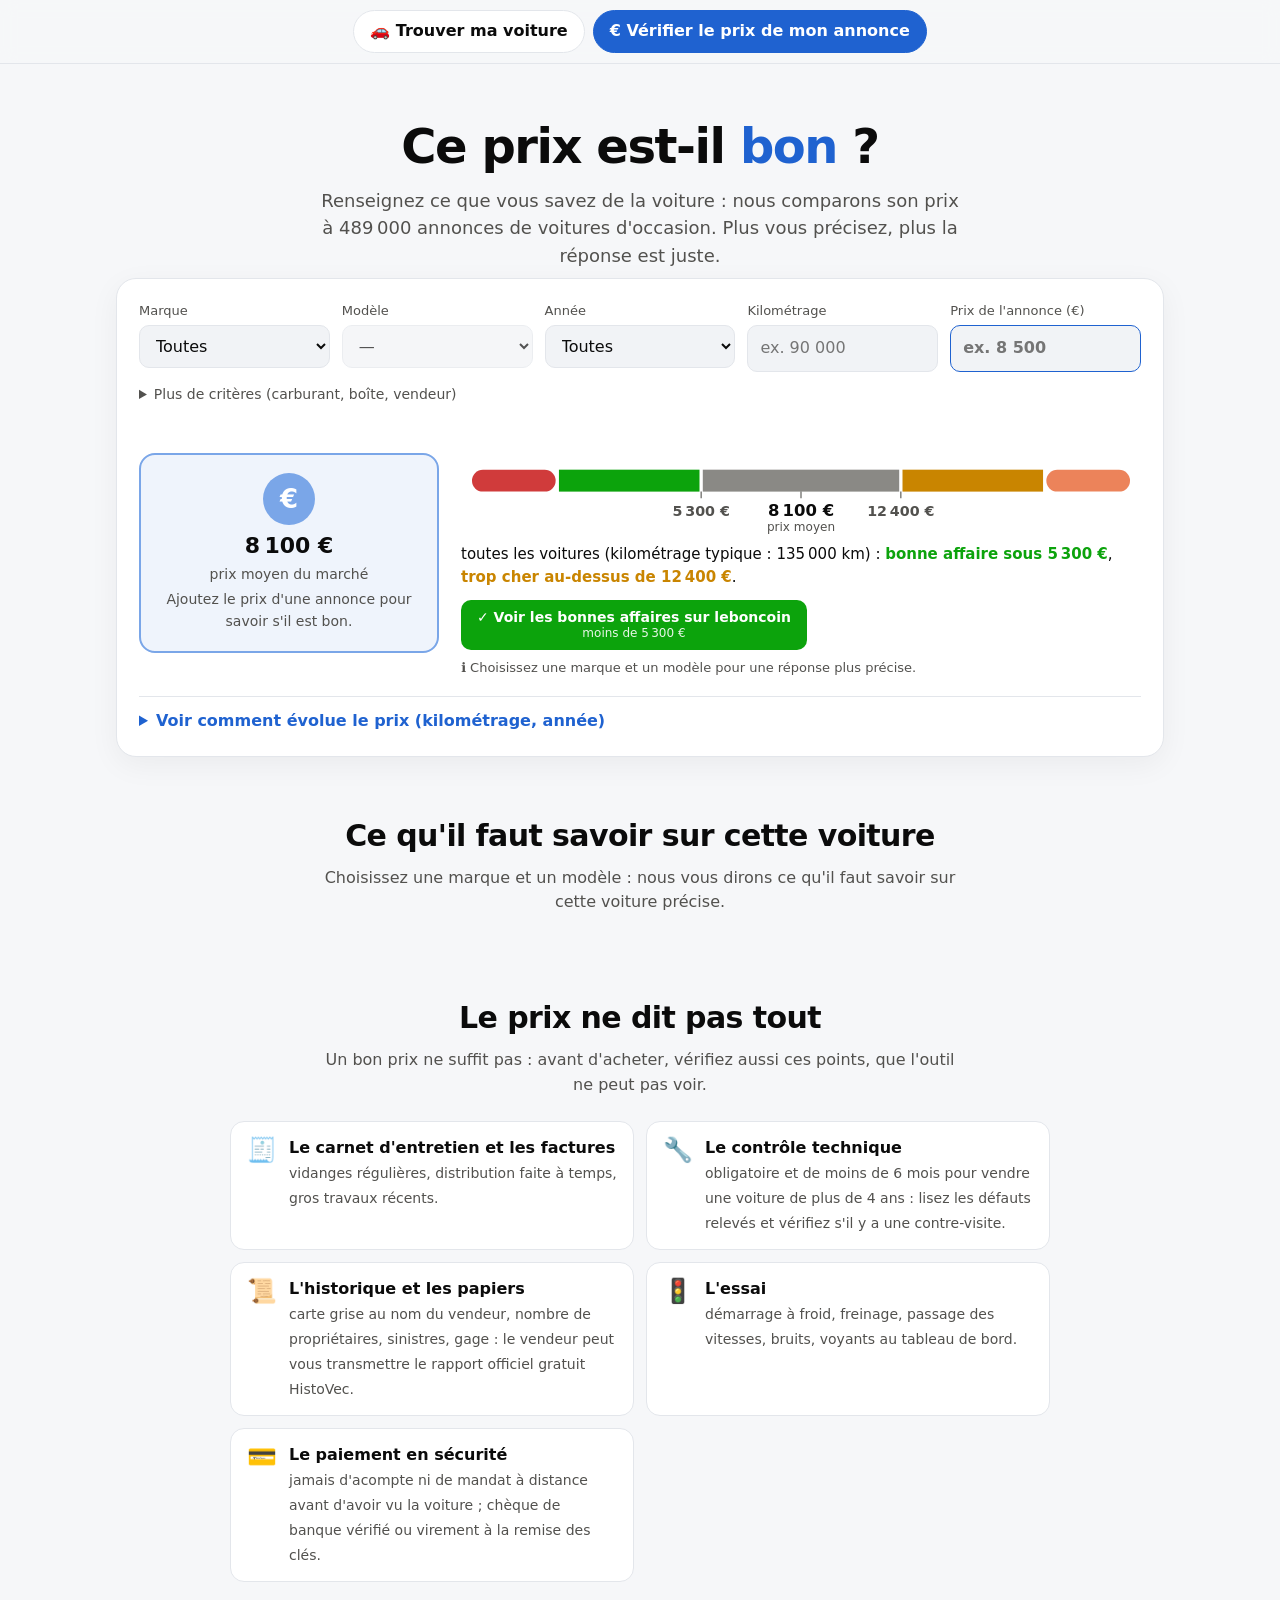
<file: docs/verifier.html>
<!doctype html>
<html lang="fr">
<head>
<meta charset="utf-8">
<meta name="viewport" content="width=device-width, initial-scale=1">
<title>Vérifier le prix d'une annonce</title>
<meta name="description" content="Le prix de cette voiture d'occasion est-il bon ? Comparez-le en quelques secondes à des centaines de milliers d'annonces leboncoin : prix moyen, bonne affaire, trop cher.">
<link rel="stylesheet" href="style.css?v=202611060838">
</head>
<body>
<nav class="onglets" aria-label="Pages du site"><div>
  <a href="index.html">🚗 Trouver ma voiture</a>
  <a href="verifier.html" aria-current="page">€ Vérifier le prix<span class="long"> de mon annonce</span></a>
</div></nav>
<div class="wrap">

  <header class="hero">
    <h1>Ce prix est-il <span>bon</span> ?</h1>
    <p id="chapo"></p>
  </header>

  <section class="outil" aria-label="Vérifier un prix">
    <div class="champs">
      <label>Marque<select id="marque"></select></label>
      <label>Modèle<select id="modele"></select></label>
      <label>Année<select id="annee"></select></label>
      <label>Kilométrage<input id="km" type="number" min="0" step="5000" placeholder="ex. 90 000"></label>
      <label class="prix-champ">Prix de l'annonce (€)<input id="prix" class="prix" type="number" min="0" step="100" placeholder="ex. 8 500"></label>
    </div>
    <details class="plus"><summary>Plus de critères (carburant, boîte, vendeur)</summary>
      <div class="champs">
        <label>Carburant<select id="carburant"></select></label>
        <label>Boîte<select id="boite"><option value="">Toutes</option><option>Manuelle</option><option>Automatique</option></select></label>
        <label>Vendeur<select id="vendeur"><option value="">Tous</option><option>Particulier</option><option>Pro</option></select></label>
      </div>
    </details>
    <div class="reponse">
      <div id="verdict"></div>
      <div><div class="jauge" id="jauge"></div><p class="resume" id="resume"></p><p class="liens-outil" id="liens-outil"></p><div id="avert"></div></div>
    </div>
    <details class="detail" id="detail"><summary>Voir comment évolue le prix (kilométrage, année)</summary>
      <div class="graphes"><div><h3 id="t-km"></h3><div id="g-km"></div></div><div><h3 id="t-an"></h3><div id="g-an"></div></div></div>
    </details>
  </section>

  <h2 id="savoir">Ce qu'il faut savoir sur <span id="savoir-nom">cette voiture</span></h2>
  <p class="sous-h2" id="savoir-sous"></p>
  <div class="cartes" id="cartes"></div>

  <h2 id="rappel">Le prix ne dit pas tout</h2>
  <p class="sous-h2">Un bon prix ne suffit pas : avant d'acheter, vérifiez aussi ces points, que l'outil ne peut pas voir.</p>
  <ul class="rappel" id="rappel-liste"></ul>

</div>
<div id="bulle"></div>

<script src="modele-prix.js?v=202611060838"></script>
<script src="lbc-modeles.js?v=202611060838"></script>
<script src="commun.js?v=202611060838"></script>
<script>
$('#chapo').textContent = `Renseignez ce que vous savez de la voiture : nous comparons son prix à ${NF.format(arrondi(M.n, 1000))} annonces de voitures d'occasion. Plus vous précisez, plus la réponse est juste.`;

// ============ Estimation du prix (même méthode que l'outil de construction) ============
const marques = [...new Set(Object.keys(G).filter(k => k !== '*').map(k => k.split('|')[0]))].sort((a, b) => a.localeCompare(b, 'fr'));
const modelesDe = m => Object.keys(G).filter(k => k.startsWith(m + '|') && !k.endsWith('|*')).map(k => k.split('|')[1]).sort((a, b) => a.localeCompare(b, 'fr'));
function groupe() {
  const m = $('#marque').value, mo = $('#modele').value;
  if (m && mo && G[m + '|' + mo]) return {g: G[m + '|' + mo], niveau: 'modele', nom: m + ' ' + mo};
  if (m && G[m + '|*']) return {g: G[m + '|*'], niveau: 'marque', nom: m};
  return {g: G['*'], niveau: 'global', nom: 'toutes les voitures'};
}
const kmSaisi = () => $('#km').value === '' ? null : Math.max(0, +$('#km').value);
const kmTypique = (g, an) => Math.round((g.annees?.[an]?.[20] || g.kmMed || 100000) / 5000) * 5000;
const precise = () => !!($('#carburant').value || $('#boite').value || $('#vendeur').value);
function vecteur(g, annee, km, moy) {
  const x = Array(12).fill(0), boite = $('#boite').value, vend = $('#vendeur').value, carb = $('#carburant').value;
  const parts = Object.values(g.carbus).reduce((a, b) => a + b, 0);
  x[0] = 1; x[1] = Math.max(0, AREF - annee); x[2] = km / 10000;
  x[3] = moy ? moy[0] : Math.log(g.pMed);
  x[4] = boite ? (boite === 'Automatique' ? 1 : 0) : moy ? moy[1] : g.auto;
  x[5] = vend ? (vend === 'Pro' ? 1 : 0) : moy ? moy[2] : 0.5;
  for (let k = 1; k < CARBUS.length; k++) x[5 + k] = carb ? (carb === CARBUS[k] ? 1 : 0) : moy ? moy[2 + k] : (g.carbus[CARBUS[k]] || 0) / parts;
  return x;
}
function estime(g, km, annee = +$('#annee').value) {
  if (annee >= 1950) {
    const c = g.forme ? g.annees?.[annee] : null, x = vecteur(g, annee, km, c && c.length >= 20 ? c.slice(11, 20) : null);
    if (g.forme) {
      const k = km / 10000, z = [k, ...NOEUDS.map(n => Math.max(0, k - n)), ...x.slice(3)];
      const niv = c ? c[1] : g.tendance[0] + g.tendance[1] * Math.max(0, AREF - annee);
      const f = c && c.length >= 11 ? [...c.slice(5, 11), ...g.forme.slice(6)] : g.forme;
      const u = $('#carburant').value ? g.carbuAnnee?.[annee]?.[$('#carburant').value] : null;
      return {lp: niv + z.reduce((s, v, i) => s + v * f[i], 0) + (u ? u[1] : 0), s: c ? c[2] : g.sigmaCote, n: c ? c[0] : 0};
    }
    return {lp: x.reduce((s, v, i) => s + v * g.b[i], 0), s: g.sigma, n: 0};
  }
  if (precise()) { const x = vecteur(g, AREF - Math.round(g.ageMed), km, null); return {lp: x.reduce((s, v, i) => s + v * g.b[i], 0), s: g.sigma, n: 0}; }
  const k = km / 10000;
  return {lp: g.bk[0] + g.bk[1] * k + g.bk[2] * k * k / 10, s: g.sigmaK, n: 0, sansAnnee: true};
}
const seuils = e => ({moyen: Math.exp(e.lp), s5: Math.exp(e.lp - Z5 * e.s), s25: Math.exp(e.lp - Z25 * e.s), s75: Math.exp(e.lp + Z25 * e.s), s95: Math.exp(e.lp + Z5 * e.s)});

// ============ Outil : vérifier un prix ============
const NIV = [
  {cl: 'v-tbas', ic: '⚠', t: 'Prix anormalement bas', d: 'Méfiance : défaut caché ou arnaque possibles. Voyez la voiture et ses papiers avant de payer.'},
  {cl: 'v-bas', ic: '✓', t: 'Bonne affaire', d: 'Moins cher que la plupart des voitures comparables.'},
  {cl: 'v-ok', ic: '=', t: 'Prix normal', d: 'Dans la moyenne du marché pour cette voiture.'},
  {cl: 'v-haut', ic: '!', t: 'Un peu cher', d: 'Négociez vers le prix moyen.'},
  {cl: 'v-thaut', ic: '✕', t: 'Trop cher', d: 'Plus cher que presque toutes les voitures comparables.'},
];
function remplirMarques() { $('#marque').innerHTML = '<option value="">Toutes</option>' + marques.map(m => `<option>${esc(m)}</option>`).join(''); remplirModeles(); }
function remplirModeles() {
  const m = $('#marque').value, mods = m ? modelesDe(m) : [];
  $('#modele').innerHTML = `<option value="">${m ? 'Tous' : '—'}</option>` + mods.map(x => `<option>${esc(x)}</option>`).join('');
  $('#modele').disabled = !m; defauts();
}
function defauts() {
  const {g} = groupe(), carbs = Object.keys(g.carbus), avantC = $('#carburant').value, avantA = $('#annee').value;
  $('#carburant').innerHTML = '<option value="">Tous</option>' + CARBUS.filter(c => carbs.includes(c)).map(c => `<option>${esc(c)}</option>`).join('');
  $('#carburant').value = carbs.includes(avantC) ? avantC : '';
  const ans = []; for (let y = AREF - g.age[0]; y >= AREF - g.age[1]; y--) ans.push(y);
  $('#annee').innerHTML = '<option value="">Toutes</option>' + ans.map(y => `<option>${y}</option>`).join('');
  $('#annee').value = ans.includes(+avantA) ? avantA : '';
  calcul();
}

function jauge(S, prix) {
  const W = 620, H = 96, x0 = 10, x1 = W - 10, lmin = Math.log(S.s5) - 0.35 * (Math.log(S.s95) - Math.log(S.s5)) / 2, lmax = Math.log(S.s95) + 0.35 * (Math.log(S.s95) - Math.log(S.s5)) / 2;
  const X = v => x0 + (Math.min(lmax, Math.max(lmin, Math.log(v))) - lmin) / (lmax - lmin) * (x1 - x0);
  const zones = [[Math.exp(lmin), S.s5, 'var(--tbas)'], [S.s5, S.s25, 'var(--bas)'], [S.s25, S.s75, 'var(--ok)'], [S.s75, S.s95, 'var(--haut)'], [S.s95, Math.exp(lmax), 'var(--thaut)']];
  let s = `<svg viewBox="0 0 ${W} ${H}" role="img" aria-label="Position du prix sur le marché">`;
  zones.forEach(([a, b, c], i) => s += `<rect x="${X(a) + (i ? 1.5 : 0)}" y="38" width="${Math.max(0, X(b) - X(a) - (i ? 1.5 : 0) - (i < 4 ? 1.5 : 0))}" height="20" rx="${i === 0 || i === 4 ? 10 : 0}" fill="${c}"/>`);
  for (const [v, l] of [[S.s25, eur(S.s25)], [S.moyen, eur(S.moyen)], [S.s75, eur(S.s75)]]) s += `<line x1="${X(v)}" x2="${X(v)}" y1="58" y2="64" stroke="var(--muted)"/><text x="${X(v)}" y="80" text-anchor="middle" font-size="${v === S.moyen ? 15 : 13}" font-weight="${v === S.moyen ? 800 : 600}" fill="var(--${v === S.moyen ? 'text' : 'muted'})">${l}</text>`;
  s += `<text x="${X(S.moyen)}" y="94" text-anchor="middle" font-size="11" fill="var(--muted)">prix moyen</text>`;
  if (prix > 0) { const x = X(prix); s += `<path d="M${x - 9} 14 L${x + 9} 14 L${x} 30 Z" fill="var(--text)"/><text x="${Math.max(40, Math.min(W - 40, x))}" y="10" text-anchor="middle" font-size="14" font-weight="800" fill="var(--text)">${eur(prix)}</text>`; }
  return s + '</svg>';
}

function calcul() {
  const {g, niveau, nom} = groupe(), kmS = kmSaisi(), annee = +$('#annee').value, km = kmS ?? kmTypique(g, annee), e = estime(g, km), S = seuils(e), prix = +$('#prix').value;
  const qui = `${nom}${annee ? ' de ' + annee : ''}${kmS == null ? ' (kilométrage typique : ' + NF.format(km) + ' km)' : ' à ' + NF.format(km) + ' km'}`;
  if (prix > 0) {
    const i = prix < S.s5 ? 0 : prix < S.s25 ? 1 : prix <= S.s75 ? 2 : prix <= S.s95 ? 3 : 4, n = NIV[i], ecart = prix / S.moyen - 1;
    $('#verdict').innerHTML = `<div class="verdict ${n.cl}"><span class="ic" aria-hidden="true">${n.ic}</span><div class="t">${n.t}</div><div class="d">${ecart >= 0 ? '+' : '−'}${eur(Math.abs(prix - S.moyen))} par rapport au prix moyen</div><div class="d">${n.d}</div></div>`;
  } else {
    $('#verdict').innerHTML = `<div class="verdict v-info"><span class="ic" aria-hidden="true">€</span><div class="t">${eur(S.moyen)}</div><div class="d">prix moyen du marché</div><div class="d">Ajoutez le prix d'une annonce pour savoir s'il est bon.</div></div>`;
  }
  $('#jauge').innerHTML = jauge(S, prix);
  $('#resume').innerHTML = `${esc(qui)} : <b style="color:var(--bas)">bonne affaire sous ${eur(S.s25)}</b>, <b style="color:var(--haut)">trop cher au-dessus de ${eur(S.s75)}</b>.`;
  $('#liens-outil').innerHTML = `<a class="lbc" target="_blank" rel="noopener" href="${esc(lienLeboncoin({marque: $('#marque').value, modele: $('#modele').value, annee, carb: $('#carburant').value, prixMax: S.s25}))}">✓ Voir les bonnes affaires sur leboncoin <small>moins de ${eur(S.s25)}${annee ? ', ' + annee : ''}</small></a>`;
  const av = [];
  if (niveau !== 'modele') av.push(`Choisissez une marque et un modèle pour une réponse plus précise.`);
  else if (!annee) av.push(`Ajoutez l'année : selon la génération, le même modèle ne vaut pas le même prix.`);
  if (M.plafondCollecte && S.s75 > 0.85 * M.plafondCollecte) av.push(`Au-delà de ${NF.format(M.plafondCollecte)} €, nos données sont encore incomplètes : ces montants sont probablement un peu sous-estimés.`);
  $('#avert').innerHTML = av.map(a => `<p class="avert">ℹ ${a}</p>`).join('');
  savoir(g, niveau, nom, kmS);
  if ($('#detail').open) graphes(g, nom, km, annee);
}

// ============ Graphiques détaillés (repliés) ============
const bulle = $('#bulle');
function graphes(g, nom, km, annee) {
  // 1. Prix selon le kilométrage
  const W = 480, H = 240, mg = {g: 50, d: 10, h: 12, b: 30}, KMAX = 300000;
  const pts = []; for (let k = 0; k <= KMAX; k += 10000) { const e = estime(g, k); pts.push({k, m: Math.exp(e.lp), b: Math.exp(e.lp - Z25 * e.s), h: Math.exp(e.lp + Z25 * e.s)}); }
  const obs = annee && g.points?.[annee] ? g.points[annee].map(([t, med, n]) => ({k: t * 20000 + 10000, med, n})) : [];
  const yMax = Math.max(...pts.map(p => p.h), ...obs.map(o => o.med)) * 1.05, pas = [1000, 2000, 2500, 5000, 10000, 20000].find(p => yMax / p <= 5) || 50000;
  const X = k => mg.g + Math.min(k, KMAX) / KMAX * (W - mg.g - mg.d), Y = v => H - mg.b - v / yMax * (H - mg.b - mg.h);
  let s = `<svg viewBox="0 0 ${W} ${H}">`;
  for (let v = 0; v <= yMax; v += pas) s += `<g class="grille"><line x1="${mg.g}" x2="${W - mg.d}" y1="${Y(v)}" y2="${Y(v)}"/></g><text x="${mg.g - 6}" y="${Y(v) + 4}" text-anchor="end">${NF.format(v / 1000)} k€</text>`;
  for (let k = 0; k <= KMAX; k += 50000) s += `<text x="${X(k)}" y="${H - mg.b + 15}" text-anchor="middle">${NF.format(k / 1000)} k km</text>`;
  s += `<path d="M${pts.map(p => X(p.k) + ',' + Y(p.h)).join('L')}L${pts.slice().reverse().map(p => X(p.k) + ',' + Y(p.b)).join('L')}Z" fill="var(--ok)" opacity=".22"/>`;
  s += `<path d="M${pts.map(p => X(p.k) + ',' + Y(p.m)).join('L')}" fill="none" stroke="var(--text)" stroke-width="2"/>`;
  s += obs.map(o => `<circle cx="${X(o.k)}" cy="${Y(o.med)}" r="5" fill="var(--accent)" fill-opacity=".65" stroke="var(--surface)" stroke-width="1.5"><title>${NF.format(o.k - 10000)}–${NF.format(o.k + 10000)} km : prix médian ${eur(o.med)} (${o.n} annonces)</title></circle>`).join('');
  s += `<line x1="${X(km)}" x2="${X(km)}" y1="${mg.h}" y2="${H - mg.b}" stroke="var(--accent)" stroke-dasharray="4 3"/>`;
  $('#t-km').textContent = `Prix selon le kilométrage — ${nom}${annee ? ' ' + annee : ''}`;
  $('#g-km').innerHTML = s + `</svg><div class="legende"><span><i style="background:var(--text);height:2px"></i>prix moyen</span><span><i style="background:var(--ok);opacity:.4"></i>prix normal</span>${obs.length ? '<span><i style="background:var(--accent);border-radius:50%;width:9px;height:9px"></i>prix médians observés</span>' : ''}<span><i style="background:var(--accent);height:2px"></i>votre kilométrage</span></div>`;
  // 2. Prix selon l'année (au kilométrage choisi)
  const ans = Object.keys(g.annees || {}).map(Number).filter(y => g.annees[y][0] >= 20).sort((a, b) => a - b);
  if (ans.length < 2) { $('#t-an').textContent = 'Prix selon l\'année'; $('#g-an').innerHTML = '<p class="note">Choisissez une marque et un modèle pour voir la cote selon l\'année.</p>'; return; }
  const d = ans.map(y => { const e = estime(g, km, y); return {y, m: Math.exp(e.lp), b: Math.exp(e.lp - Z25 * e.s), h: Math.exp(e.lp + Z25 * e.s), n: g.annees[y][0]}; });
  const yM = Math.max(...d.map(p => p.h)) * 1.05, pasA = [1000, 2000, 2500, 5000, 10000, 20000].find(p => yM / p <= 5) || 50000;
  const XA = y => mg.g + (y - ans[0]) / Math.max(1, ans.at(-1) - ans[0]) * (W - mg.g - mg.d - 10) + 5, YA = v => H - mg.b - v / yM * (H - mg.b - mg.h);
  let t = `<svg viewBox="0 0 ${W} ${H}">`;
  for (let v = 0; v <= yM; v += pasA) t += `<g class="grille"><line x1="${mg.g}" x2="${W - mg.d}" y1="${YA(v)}" y2="${YA(v)}"/></g><text x="${mg.g - 6}" y="${YA(v) + 4}" text-anchor="end">${NF.format(v / 1000)} k€</text>`;
  const sautA = Math.ceil(ans.length / 8); ans.forEach((y, i) => { if (i % sautA === 0 || y === annee) t += `<text x="${XA(y)}" y="${H - mg.b + 15}" text-anchor="middle"${y === annee ? ' style="font-weight:700;fill:var(--text)"' : ''}>${y}</text>`; });
  t += `<path d="M${d.map(p => XA(p.y) + ',' + YA(p.h)).join('L')}L${d.slice().reverse().map(p => XA(p.y) + ',' + YA(p.b)).join('L')}Z" fill="var(--ok)" opacity=".22"/>`;
  t += `<path d="M${d.map(p => XA(p.y) + ',' + YA(p.m)).join('L')}" fill="none" stroke="var(--s1)" stroke-width="2"/>`;
  t += d.map(p => `<circle cx="${XA(p.y)}" cy="${YA(p.m)}" r="${p.y === annee ? 7 : 4.5}" fill="${p.y === annee ? 'var(--accent)' : 'var(--s1)'}" stroke="var(--surface)" stroke-width="2"><title>${p.y} : ${eur(p.m)} en moyenne à ${NF.format(km)} km (${p.n} annonces)</title></circle>`).join('');
  $('#t-an').textContent = `Prix selon l'année — ${nom} à ${NF.format(km)} km`;
  $('#g-an').innerHTML = t + `</svg><div class="legende"><span><i style="background:var(--s1);height:2px"></i>prix moyen par année</span><span><i style="background:var(--ok);opacity:.4"></i>prix normal</span>${annee ? '<span><i style="background:var(--accent);border-radius:50%;width:9px;height:9px"></i>année choisie</span>' : ''}</div><p class="note">Un saut d'une année à l'autre peut correspondre à un changement de génération.</p>`;
}

// ============ Ce qu'il faut savoir sur la voiture choisie (calculé pour ce modèle et cette année) ============
const kmTxt = k => NF.format(arrondi(k, 1000)) + ' km';
const signe = v => (v >= 0 ? '+' : '−') + eur(Math.abs(v));
// Barres verticales : [{l: libellé, v: valeur, on: mise en avant}]
function barres(items, fmt = eur) {
  const max = Math.max(...items.map(i => i.v)), w = 300 / items.length;
  return `<svg viewBox="0 0 300 110">${items.map((it, i) => { const h = 12 + it.v / max * 60, x = i * w + w / 2; return `<rect x="${x - 26}" y="${88 - h}" width="52" height="${h}" rx="6" fill="${it.on ? 'var(--accent)' : 'var(--s1)'}" opacity="${it.on ? 1 : .55}"/><text x="${x}" y="${82 - h}" text-anchor="middle" font-size="13" font-weight="700" fill="var(--text)">${fmt(it.v)}</text><text x="${x}" y="105" text-anchor="middle" font-size="12" fill="var(--muted)">${esc(it.l)}</text>`; }).join('')}</svg>`;
}
// Barres de part et d'autre de zéro : [[libellé, écart en €], …]
function ecarts(items) {
  const max = Math.max(...items.map(i => Math.abs(i[1]))) || 1, H = items.length * 28 + 4;
  return `<svg viewBox="0 0 300 ${H}"><line x1="150" x2="150" y1="0" y2="${H}" stroke="var(--line)"/>${items.map(([l, v], i) => { const w = Math.abs(v) / max * 110, y = 4 + i * 28; return `<rect x="${v >= 0 ? 150 : 150 - w}" y="${y}" width="${w}" height="20" rx="5" fill="${v >= 0 ? 'var(--s2)' : 'var(--s1)'}"/><text x="${v >= 0 ? 144 : 156}" y="${y + 15}" text-anchor="${v >= 0 ? 'end' : 'start'}" font-size="13" font-weight="700" fill="var(--text)">${esc(l)} ${signe(v)}</text>`; }).join('')}</svg>`;
}
function savoir(g, niveau, nom, kmS) {
  const vide = t => { $('#savoir-nom').textContent = 'cette voiture'; $('#savoir-sous').textContent = t; $('#cartes').innerHTML = ''; };
  if (niveau !== 'modele') return vide('Choisissez une marque et un modèle : nous vous dirons ce qu\'il faut savoir sur cette voiture précise.');
  const ok = y => g.annees?.[y]?.[0] >= 20 && g.annees[y].length >= 21;
  let Y = +$('#annee').value; const choisie = ok(Y);
  if (!choisie) Y = +(Object.keys(g.annees || {}).filter(ok).sort((a, b) => g.annees[b][0] - g.annees[a][0])[0] || 0);
  if (!Y) return vide('Pas assez d\'annonces de ce modèle pour en dire plus.');
  const c = g.annees[Y], km = kmS ?? Math.round(c[20] / 1000) * 1000, P = (k, y = Y) => Math.exp(estime(g, k, y).lp), prix = P(km), voiture = `${nom} ${Y}`;
  $('#savoir-nom').textContent = voiture;
  $('#savoir-sous').textContent = `Calculé sur ${NF.format(c[0])} annonces de ${voiture}${choisie ? '' : ' (l\'année la plus proposée : choisissez l\'année de l\'annonce pour adapter)'}${kmS == null ? ', au kilométrage habituel' : ', à ' + kmTxt(km)}.`;
  const cartes = [];

  // 1. Kilométrage habituel de ce modèle à cet âge, comparé à toutes les voitures et à l'annonce
  const age = Math.max(1, AREF - Y), kmMed = c[20], kmAn = kmMed / age, r = kmS != null ? kmS / kmMed - 1 : null;
  cartes.push({
    visuel: barres([{l: 'ce modèle', v: kmMed}, {l: 'toutes voitures', v: M.kmParAn * age}, ...(kmS != null ? [{l: 'la vôtre', v: kmS, on: true}] : [])], kmTxt),
    titre: `Une ${esc(voiture)} affiche en général ${kmTxt(kmMed)}`,
    texte: `Soit environ ${kmTxt(kmAn)} par an, ${kmAn > 1.15 * M.kmParAn ? 'plus que' : kmAn < 0.85 * M.kmParAn ? 'moins que' : 'autant que'} la moyenne des voitures (${kmTxt(M.kmParAn)} par an).${r != null ? ` La vôtre en a ${pc(Math.abs(r))} de ${r >= 0 ? 'plus' : 'moins'}.` : ''}`,
    conseil: r == null ? `Indiquez le kilométrage de l'annonce pour la situer.` : r > 0.25 ? `<b>Plus de kilomètres que d'habitude :</b> le prix doit être plus bas et l'entretien irréprochable.` : r < -0.4 ? `<b>Très peu de kilomètres :</b> vérifiez qu'ils sont cohérents avec les contrôles techniques et les factures.` : `<b>Kilométrage dans la norme</b> pour une ${esc(voiture)}.`
  });

  // 2. Ce que coûtent 10 000 km de plus, à ce kilométrage
  const paliers = [50000, 100000, 150000, 200000].filter(k => k >= c[3] && k <= c[4]), perte = prix - P(km + 10000);
  if (paliers.length >= 2 && perte > 0) cartes.push({
    visuel: barres(paliers.map(k => ({l: k / 1000 + ' k km', v: P(k), on: Math.abs(k - km) <= 25000}))),
    titre: `Chaque 10 000 km de plus lui retire environ ${eur(perte)}`,
    texte: `Une ${esc(voiture)} vaut environ ${eur(P(paliers[0]))} à ${kmTxt(paliers[0])} et ${eur(P(paliers.at(-1)))} à ${kmTxt(paliers.at(-1))}.`,
    conseil: `Entre deux annonces, <b>un écart d'environ ${eur(perte)} par tranche de 10 000 km</b> est justifié ; au-delà, négociez.`
  });

  // 3. Une année de plus ou de moins, au même kilométrage
  const voisins = [Y - 1, Y, Y + 1].filter(y => y === Y || (y <= AREF && ok(y)));
  if (voisins.length >= 2) {
    const plus = voisins.includes(Y + 1) ? P(km, Y + 1) - prix : null, moins = voisins.includes(Y - 1) ? P(km, Y - 1) - prix : null;
    // Écart d'une année voisine en clair (moins de 3 % : « à peu près le même prix »)
    const ecart = v => Math.abs(v) < 0.03 * prix ? 'à peu près le même prix' : v > 0 ? `${eur(v)} de plus` : `${eur(-v)} de moins`;
    const peu = [plus, moins].every(v => v == null || Math.abs(v) < 0.03 * prix);
    cartes.push({
      visuel: barres(voisins.map(y => ({l: String(y), v: P(km, y), on: y === Y}))),
      titre: peu ? `Une année de plus ou de moins change peu son prix` : plus != null ? `Une ${Y + 1} coûte ${ecart(plus)}` : `Une ${Y - 1} coûte ${ecart(moins)}`,
      texte: `Au même kilométrage (${kmTxt(km)}) qu'une ${Y} : ${[plus != null ? `une ${Y + 1} coûte ${ecart(plus)}` : null, moins != null ? `une ${Y - 1}, ${ecart(moins)}` : null].filter(Boolean).join(', ')}.`,
      conseil: Math.max(Math.abs(plus ?? 0), Math.abs(moins ?? 0)) > 0.2 * prix ? `<b>Gros écart d'une année à l'autre :</b> sans doute un changement de génération ou de version ; comparez les équipements.` : `<b>Regardez aussi les années voisines</b> : une voiture un peu plus ancienne mais moins kilométrée peut être un meilleur choix.`
    });
  }

  // 4. Ce qui fait varier le prix de ce modèle : boîte, vendeur, carburant
  const opts = [];
  if (g.auto > 0.05 && g.auto < 0.95) opts.push(['Boîte auto', prix * (Math.exp(g.b[4]) - 1)]);
  opts.push(['Vendeur pro', prix * (Math.exp(g.b[5]) - 1)]);
  const mix = prixModele(g, Y, km, null), carbs = Object.entries(g.carbuAnnee?.[Y] || {}).filter(([, u]) => u[0] >= 20).sort((a, b) => b[1][0] - a[1][0]).slice(0, 2);
  if (mix && carbs.length >= 2) for (const [cb] of carbs) { const p = prixModele(g, Y, km, cb); if (p) opts.push([cb, p.moyen - mix.moyen]); }
  const maxO = Math.max(...opts.map(o => Math.abs(o[1])));
  cartes.push({
    visuel: ecarts(opts),
    titre: `${opts.length > 2 ? 'Boîte, vendeur, carburant' : 'Boîte et vendeur'} : jusqu'à ${eur(maxO)} d'écart`,
    texte: `Pour une ${esc(voiture)} : ${opts.map(([l, v]) => `${esc(l.toLowerCase())} ${signe(v)}`).join(', ')}${opts.length > 2 ? ' (carburant : par rapport au prix moyen de l\'année)' : ''}.`,
    conseil: `Comparez des annonces <b>à équipement égal</b> ; chez un pro, le surcoût doit correspondre à une vraie garantie.`
  });

  // 5. Ce qu'elle vaudra dans un an (même voiture : un an et un an de kilomètres de plus)
  const d = deprAn(g), rep = repereDepr(), dans1 = ok(Y - 1) ? P(km + kmAn, Y - 1) : null, dans3 = ok(Y - 3) ? P(km + 3 * kmAn, Y - 3) : null;
  if (dans1 && d != null) cartes.push({
    visuel: barres([{l: 'aujourd\'hui', v: prix, on: true}, {l: 'dans 1 an', v: dans1}, ...(dans3 ? [{l: 'dans 3 ans', v: dans3}] : [])]),
    titre: `Dans un an, elle vaudra environ ${eur(dans1)}`,
    texte: `Avec ${kmTxt(kmAn)} de plus. Une ${esc(nom)} perd environ ${pc(d)} de sa valeur par an, quand un modèle courant typique en perd ${pc(rep.med)}.`,
    conseil: d <= rep.q1 ? `<b>Ce modèle garde bien sa valeur :</b> il se revendra bien.` : d <= rep.med ? `<b>Perte de valeur plutôt modérée</b> pour ce modèle.` : `<b>Ce modèle perd vite sa valeur :</b> intéressant si vous le gardez longtemps, moins si vous comptez revendre vite.`
  });
  $('#cartes').innerHTML = cartes.map(c => `<article class="carte"><div class="visuel">${c.visuel}</div><h3>${c.titre}</h3><p>${c.texte}</p><div class="conseil">${c.conseil}</div></article>`).join('');
}

// ============ Rappel : ce que le prix ne vérifie pas ============
function rappel() {
  const points = [
    ['🧾', 'Le carnet d\'entretien et les factures', 'vidanges régulières, distribution faite à temps, gros travaux récents.'],
    ['🔧', 'Le contrôle technique', 'obligatoire et de moins de 6 mois pour vendre une voiture de plus de 4 ans : lisez les défauts relevés et vérifiez s\'il y a une contre-visite.'],
    ['📜', 'L\'historique et les papiers', 'carte grise au nom du vendeur, nombre de propriétaires, sinistres, gage : le vendeur peut vous transmettre le rapport officiel gratuit HistoVec.'],
    ['🚦', 'L\'essai', 'démarrage à froid, freinage, passage des vitesses, bruits, voyants au tableau de bord.'],
    ['💳', 'Le paiement en sécurité', 'jamais d\'acompte ni de mandat à distance avant d\'avoir vu la voiture ; chèque de banque vérifié ou virement à la remise des clés.'],
  ];
  $('#rappel-liste').innerHTML = points.map(([e, t, d, c = '']) => `<li><span class="em" aria-hidden="true">${e}</span><span><b>${t}</b><small>${d}</small>${c}</span></li>`).join('');
}

// ============ Pré-remplissage depuis la page « Trouver ma voiture » (paramètres de l'adresse) ============
function preRemplir() {
  const p = new URLSearchParams(location.search), choisir = (id, v) => { if (v && [...$('#' + id).options].some(o => o.value === v)) { $('#' + id).value = v; return true; } return false; };
  if (!choisir('marque', p.get('marque'))) return;
  remplirModeles();
  if (choisir('modele', p.get('modele'))) defauts();
  choisir('annee', p.get('annee'));
  if (choisir('carburant', p.get('carburant'))) document.querySelector('details.plus').open = true;
  if (p.get('km')) $('#km').value = Math.max(0, +p.get('km') || 0);
  calcul();
  setTimeout(() => $('#prix').focus(), 300);
}

$('#marque').onchange = remplirModeles;
$('#modele').onchange = defauts;
for (const id of ['annee', 'km', 'prix', 'carburant', 'boite', 'vendeur']) $('#' + id).addEventListener('input', calcul);
$('#detail').addEventListener('toggle', calcul);
remplirMarques();
preRemplir();
rappel();
</script>
</body>
</html>
</file>
<file: docs/style.css>
/* Style commun aux deux pages du site */
:root {
  color-scheme: light;
  --bg: #f6f7f9; --surface: #ffffff; --soft: #f1f3f6; --text: #0b0b0b; --muted: #52514e; --line: #e3e6eb; --grid: #ecebe8;
  --accent: #1f62d0; --s1: #7aa6e8; --s2: #16407f;
  --tbas: #d03b3b; --bas: #0ca30c; --ok: #8a8985; --haut: #c98500; --thaut: #ec835a;
}
@media (prefers-color-scheme: dark) { :root:not([data-theme="light"]) {
  color-scheme: dark; --bg: #0f1115; --surface: #1a1a19; --soft: #23231f; --text: #f0efec; --muted: #c3c2b7; --line: #34342f; --grid: #2b2b28; --accent: #5b9cf6; --s1: #3d6fb8; --s2: #a9c9ff; --ok: #9a9993;
} }
:root[data-theme="dark"] { color-scheme: dark; --bg: #0f1115; --surface: #1a1a19; --soft: #23231f; --text: #f0efec; --muted: #c3c2b7; --line: #34342f; --grid: #2b2b28; --accent: #5b9cf6; --s1: #3d6fb8; --s2: #a9c9ff; --ok: #9a9993; }
* { box-sizing: border-box; }
[hidden] { display: none !important; }
body { margin: 0; background: var(--bg); color: var(--text); font: 16px/1.55 system-ui, -apple-system, "Segoe UI", sans-serif; }
.wrap { max-width: 1080px; margin: 0 auto; padding: 0 16px 64px; }
a { color: var(--accent); }
h2 { font-size: clamp(24px, 3vw, 30px); margin: 56px 0 6px; letter-spacing: -.02em; text-align: center; }
.sous-h2 { text-align: center; color: var(--muted); margin: 0 auto 24px; max-width: 640px; }
.note { color: var(--muted); font-size: 13px; }

/* ---------- en-tête ---------- */
.hero { text-align: center; padding: 56px 0 8px; }
.hero h1 { font-size: clamp(30px, 5vw, 48px); line-height: 1.1; margin: 0 0 14px; letter-spacing: -.03em; }
.hero h1 span { color: var(--accent); }
.hero p { color: var(--muted); font-size: 18px; max-width: 640px; margin: 0 auto; }
.etapes3 { display: grid; grid-template-columns: repeat(3, 1fr); gap: 14px; margin: 36px 0 0; }
@media (max-width: 760px) { .etapes3 { grid-template-columns: 1fr; } }
.etapes3 a { display: flex; gap: 14px; align-items: center; text-align: left; background: var(--surface); border: 1px solid var(--line); border-radius: 16px; padding: 16px 18px; color: inherit; text-decoration: none; transition: transform .12s, border-color .12s; }
.etapes3 a:hover { transform: translateY(-2px); border-color: var(--accent); }
.etapes3 .n { flex: none; display: grid; place-items: center; width: 44px; height: 44px; border-radius: 50%; background: var(--accent); color: #fff; font-weight: 800; font-size: 20px; }
.etapes3 b { display: block; font-size: 17px; }
.etapes3 small { color: var(--muted); font-size: 14px; }

/* ---------- outil ---------- */
.outil { background: var(--surface); border: 1px solid var(--line); border-radius: 20px; padding: 22px; box-shadow: 0 8px 30px rgba(0,0,0,.05); }
.champs { display: grid; grid-template-columns: repeat(5, minmax(0, 1fr)); gap: 12px; }
@media (max-width: 900px) { .champs { grid-template-columns: repeat(2, minmax(0, 1fr)); } .champs .prix-champ { grid-column: 1 / -1; } }
label { display: flex; flex-direction: column; gap: 4px; font-size: 13px; color: var(--muted); font-weight: 500; }
select, input { font: inherit; font-size: 16px; padding: 10px 12px; border: 1px solid var(--line); border-radius: 10px; background: var(--soft); color: var(--text); min-width: 0; width: 100%; }
input.prix { font-weight: 700; border-color: var(--accent); }
details.plus { margin-top: 12px; }
details.plus summary { cursor: pointer; font-size: 14px; color: var(--muted); }
details.plus .champs { grid-template-columns: repeat(3, minmax(0, 1fr)); margin-top: 10px; }
.reponse { margin-top: 22px; display: grid; grid-template-columns: minmax(0, 300px) minmax(0, 1fr); gap: 22px; align-items: center; }
@media (max-width: 760px) { .reponse { grid-template-columns: 1fr; } }
.verdict { --etat: var(--ok); border-radius: 16px; padding: 18px; background: color-mix(in srgb, var(--etat) 12%, var(--surface)); border: 2px solid var(--etat); text-align: center; }
.verdict .ic { display: inline-grid; place-items: center; width: 52px; height: 52px; border-radius: 50%; background: var(--etat); color: #fff; font-size: 26px; font-weight: 800; }
.verdict .t { font-size: 22px; font-weight: 800; margin-top: 8px; line-height: 1.2; }
.verdict .d { color: var(--muted); font-size: 14px; margin-top: 4px; }
.v-tbas { --etat: var(--tbas); } .v-bas { --etat: var(--bas); } .v-ok { --etat: var(--ok); } .v-haut { --etat: var(--haut); } .v-thaut { --etat: var(--thaut); } .v-info { --etat: var(--s1); }
.jauge svg { display: block; width: 100%; height: auto; overflow: visible; }
.jauge text { font-family: inherit; }
.resume { margin: 10px 0 0; font-size: 15px; }
.avert { font-size: 13px; color: var(--muted); margin: 8px 0 0; }
details.detail { margin-top: 18px; border-top: 1px solid var(--line); padding-top: 12px; }
details.detail summary { cursor: pointer; font-weight: 600; color: var(--accent); }
.graphes { display: grid; grid-template-columns: 1fr 1fr; gap: 18px; margin-top: 12px; }
@media (max-width: 860px) { .graphes { grid-template-columns: 1fr; } }
.graphes h3 { font-size: 15px; margin: 0 0 4px; }
.graphes svg { display: block; width: 100%; height: auto; overflow: visible; }
.graphes text { font-size: 11px; fill: var(--muted); font-family: inherit; }
.graphes .grille line { stroke: var(--grid); }
.legende { display: flex; flex-wrap: wrap; gap: 4px 14px; font-size: 12px; color: var(--muted); margin-top: 6px; }
.legende span { display: inline-flex; align-items: center; gap: 6px; }
.legende i { display: inline-block; width: 14px; height: 8px; border-radius: 2px; }

/* ---------- à savoir ---------- */
.cartes { display: grid; grid-template-columns: repeat(auto-fit, minmax(300px, 1fr)); gap: 16px; }
.carte { background: var(--surface); border: 1px solid var(--line); border-radius: 18px; padding: 20px; display: flex; flex-direction: column; gap: 10px; }
.carte .visuel { height: 110px; display: flex; align-items: center; justify-content: center; }
.carte .visuel svg { width: 100%; height: 100%; overflow: visible; }
.carte .visuel text { font-family: inherit; }
.carte h3 { margin: 0; font-size: 19px; line-height: 1.25; }
.carte p { margin: 0; color: var(--muted); font-size: 15px; }
.carte .conseil { margin-top: auto; padding: 10px 12px; border-radius: 10px; background: var(--soft); font-size: 14px; }
.carte .conseil b { color: var(--accent); }
.puces { display: flex; flex-wrap: wrap; gap: 6px; justify-content: center; }
.puces span { padding: 4px 10px; border-radius: 999px; font-size: 13px; font-weight: 600; }

/* ---------- questionnaire ---------- */
.questions { display: grid; grid-template-columns: repeat(3, minmax(0, 1fr)); gap: 16px; }
@media (max-width: 900px) { .questions { grid-template-columns: 1fr; } }
.question { background: var(--surface); border: 1px solid var(--line); border-radius: 18px; padding: 18px; }
.q-titre { font-weight: 700; font-size: 17px; display: flex; align-items: center; gap: 10px; margin-bottom: 12px; }
.q-titre small { font-weight: 400; color: var(--muted); font-size: 13px; }
.q-n { display: inline-grid; place-items: center; width: 28px; height: 28px; border-radius: 50%; background: var(--accent); color: #fff; font-size: 14px; flex: none; }
.choix { display: flex; flex-wrap: wrap; gap: 8px; }
.choix button { font: inherit; font-size: 14px; font-weight: 600; display: flex; flex-direction: column; align-items: center; gap: 2px; flex: 1 1 90px; padding: 10px 8px; border-radius: 14px; border: 2px solid var(--line); background: var(--soft); color: var(--text); cursor: pointer; transition: border-color .12s, background .12s; }
.choix button:hover { border-color: var(--accent); }
.choix button.on { border-color: var(--accent); background: color-mix(in srgb, var(--accent) 12%, var(--surface)); }
.choix button small { font-weight: 400; font-size: 12px; color: var(--muted); }
.choix .em { font-size: 26px; line-height: 1.1; }
.choix-types button { flex: 1 1 74px; font-size: 13px; }
.budget-champ { margin-top: 14px; }
.budget-ligne { display: flex; align-items: center; gap: 12px; }
.budget-ligne input { flex: 1; padding: 0; border: 0; background: none; accent-color: var(--accent); }
.budget-ligne output { font-size: 20px; font-weight: 800; color: var(--text); min-width: 96px; text-align: right; }
#propositions { margin-top: 22px; }
.props { display: grid; grid-template-columns: repeat(auto-fit, minmax(240px, 1fr)); gap: 14px; }
.prop { background: var(--surface); border: 2px solid var(--line); border-radius: 18px; padding: 18px; display: flex; flex-direction: column; gap: 8px; position: relative; }
.prop.top { border-color: var(--accent); }
.prop .rang { position: absolute; top: -12px; left: 16px; background: var(--accent); color: #fff; font-size: 12px; font-weight: 700; padding: 2px 10px; border-radius: 999px; }
.prop h3 { margin: 4px 0 0; font-size: 21px; line-height: 1.2; }
.prop .an { color: var(--muted); font-size: 15px; }
.prop .px { font-size: 28px; font-weight: 800; letter-spacing: -.02em; }
.prop .px small { font-size: 13px; font-weight: 500; color: var(--muted); }
.prop .bon { font-size: 14px; }
.prop .bon b { color: var(--bas); }
.tags { display: flex; flex-wrap: wrap; gap: 6px; }
.tags span { font-size: 12px; font-weight: 600; padding: 3px 9px; border-radius: 999px; background: var(--soft); }
.meilleures { border: 1px solid var(--line); border-radius: 12px; padding: 8px 10px; background: var(--soft); }
.meilleures .m-titre { font-size: 13px; font-weight: 700; margin-bottom: 4px; }
.meilleures a { display: grid; grid-template-columns: auto 1fr auto auto; gap: 8px; align-items: baseline; padding: 6px 4px; border-top: 1px solid var(--line); color: var(--text); text-decoration: none; font-size: 14px; }
.meilleures a:first-of-type { border-top: 0; }
.meilleures a:hover { color: var(--accent); }
.meilleures a span { color: var(--muted); font-size: 13px; }
.meilleures a em { font-style: normal; font-weight: 700; color: var(--bas); font-size: 13px; }
.meilleures .fl { color: var(--accent) !important; }
.meilleures .m-note { font-size: 11px; color: var(--muted); margin-top: 4px; }
.liens-lbc { display: flex; flex-direction: column; gap: 6px; margin-top: auto; }
a.lbc { display: block; text-align: center; padding: 9px 10px; border-radius: 10px; background: var(--bas); color: #fff; text-decoration: none; font-weight: 700; font-size: 14px; line-height: 1.25; }
.liens-outil { margin: 10px 0 0; } .liens-outil a.lbc { display: inline-block; padding: 9px 16px; }
a.lbc small { display: block; font-weight: 500; font-size: 12px; opacity: .9; }
a.lbc.secondaire { background: var(--soft); color: var(--text); border: 1px solid var(--line); font-weight: 600; }
a.lbc:hover { filter: brightness(1.05); }
.prop button { font: inherit; font-weight: 700; font-size: 14px; padding: 9px; border-radius: 10px; border: 1px solid var(--accent); background: none; color: var(--accent); cursor: pointer; }
.prop button:hover { filter: brightness(1.05); }
.conseil-usage { margin-top: 14px; padding: 12px 16px; border-radius: 12px; background: var(--surface); border: 1px dashed var(--line); font-size: 15px; }
.vide-props { text-align: center; color: var(--muted); padding: 20px; background: var(--surface); border-radius: 14px; border: 1px dashed var(--line); }
/* ---------- choix des modèles en glissant les cartes ---------- */
.swipe { display: flex; flex-direction: column; align-items: center; gap: 14px; }
.pile { position: relative; width: min(360px, 100%); height: 450px; margin-bottom: 24px; }
.swipe-carte { position: absolute; inset: 0; border-color: var(--line); box-shadow: 0 10px 28px rgb(0 0 0 / .08); transform: translateY(calc(var(--i) * 12px)) scale(calc(1 - var(--i) * .04)); transition: transform .23s, opacity .23s; user-select: none; touch-action: pan-y; }
.swipe-carte[data-top] { border-color: var(--accent); cursor: grab; }
.swipe-carte.drag { transition: none; cursor: grabbing; }
.swipe-carte .rang { left: 50%; transform: translateX(-50%); white-space: nowrap; }
.em-type { font-size: 64px; line-height: 1; text-align: center; margin: 8px 0 4px; }
.tampon { position: absolute; top: 26px; padding: 2px 10px; border: 3px solid; border-radius: 10px; font-weight: 800; font-size: 22px; letter-spacing: .05em; opacity: 0; pointer-events: none; }
.tampon.oui { left: 16px; color: var(--bas); transform: rotate(-14deg); }
.tampon.non { right: 16px; color: var(--tbas); transform: rotate(14deg); }
.swipe-btns { display: flex; gap: 18px; align-items: center; }
.swipe-btns button { width: 64px; height: 64px; border-radius: 50%; border: 2px solid var(--line); background: var(--surface); font-size: 28px; cursor: pointer; box-shadow: 0 4px 14px rgb(0 0 0 / .08); transition: transform .12s; }
.swipe-btns button:hover:not(:disabled) { transform: scale(1.08); }
.swipe-btns button:disabled { opacity: .35; cursor: default; }
#passer { color: var(--tbas); } #aimer { color: var(--bas); border-color: color-mix(in srgb, var(--bas) 50%, var(--line)); }
#retour { width: 46px; height: 46px; font-size: 20px; color: var(--muted); }
.pile-fin { position: absolute; inset: 0; display: grid; place-items: center; text-align: center; padding: 20px; border: 2px dashed var(--line); border-radius: 18px; color: var(--muted); }
.pile-fin button { font: inherit; font-weight: 700; padding: 9px 16px; border-radius: 10px; border: 1px solid var(--accent); background: none; color: var(--accent); cursor: pointer; }
.coeurs-titre { text-align: center; margin: 32px 0 16px; font-size: 22px; color: var(--accent); }
.coeurs-vide { text-align: center; margin-top: 18px; }
.prop .retirer { position: absolute; top: 24px; right: 26px; padding: 3px 8px; border: 0; font-size: 12px; font-weight: 600; color: var(--text); background: var(--surface); border-radius: 8px; z-index: 2; box-shadow: 0 1px 4px rgb(0 0 0 / .15); }
.photo { margin: 0 0 4px; height: 150px; border-radius: 12px; overflow: hidden; background: var(--soft); position: relative; flex: none; }
.photo img { width: 100%; height: 100%; object-fit: cover; display: block; pointer-events: none; }
.photo figcaption { position: absolute; right: 6px; bottom: 4px; font-size: 10px; color: #fff; background: rgb(0 0 0 / .45); padding: 1px 6px; border-radius: 6px; }
.photo figcaption a { color: #fff; }
.photo.vide { display: grid; place-items: center; font-size: 64px; }
.swipe-carte .px { font-size: 24px; }
.raisons { list-style: none; padding: 0; margin: 2px 0 0; display: flex; flex-direction: column; gap: 3px; font-size: 14px; }
.raisons li::before { content: "✓ "; color: var(--bas); font-weight: 800; }

/* ---------- navigation entre les deux pages ---------- */
.onglets { position: sticky; top: 0; z-index: 20; background: color-mix(in srgb, var(--bg) 88%, transparent); backdrop-filter: blur(8px); border-bottom: 1px solid var(--line); }
.onglets div { max-width: 1080px; margin: 0 auto; padding: 10px 16px; display: flex; gap: 8px; justify-content: center; flex-wrap: wrap; }
.onglets a { text-decoration: none; color: var(--text); font-weight: 600; padding: 8px 16px; border-radius: 999px; border: 1px solid var(--line); background: var(--surface); }
.onglets a:hover { border-color: var(--accent); }
.onglets a[aria-current="page"] { background: var(--accent); border-color: var(--accent); color: #fff; }
@media (max-width: 520px) { .onglets div { gap: 6px; padding: 8px; } .onglets a { padding: 6px 10px; font-size: 14px; } .onglets .long { display: none; } }
.hero .renvoi { margin-top: 20px; font-size: 16px; }
/* ---------- rappel : ce que le prix ne dit pas ---------- */
.rappel { list-style: none; padding: 0; margin: 0 auto; max-width: 820px; display: grid; grid-template-columns: repeat(2, 1fr); gap: 12px; }
@media (max-width: 700px) { .rappel { grid-template-columns: 1fr; } }
.rappel li { display: flex; gap: 12px; background: var(--surface); border: 1px solid var(--line); border-radius: 14px; padding: 14px 16px; }
.rappel .em { font-size: 24px; line-height: 1.2; flex: none; }
.rappel b { display: block; }
.rappel small { color: var(--muted); font-size: 14px; }
.rappel .calc { display: block; margin-top: 6px; font-size: 14px; color: var(--text); }
.rappel .calc b { display: inline; }
#bulle { position: fixed; pointer-events: none; background: var(--text); color: var(--bg); font-size: 13px; padding: 6px 9px; border-radius: 8px; opacity: 0; transition: opacity .1s; z-index: 50; line-height: 1.35; }
</file>
